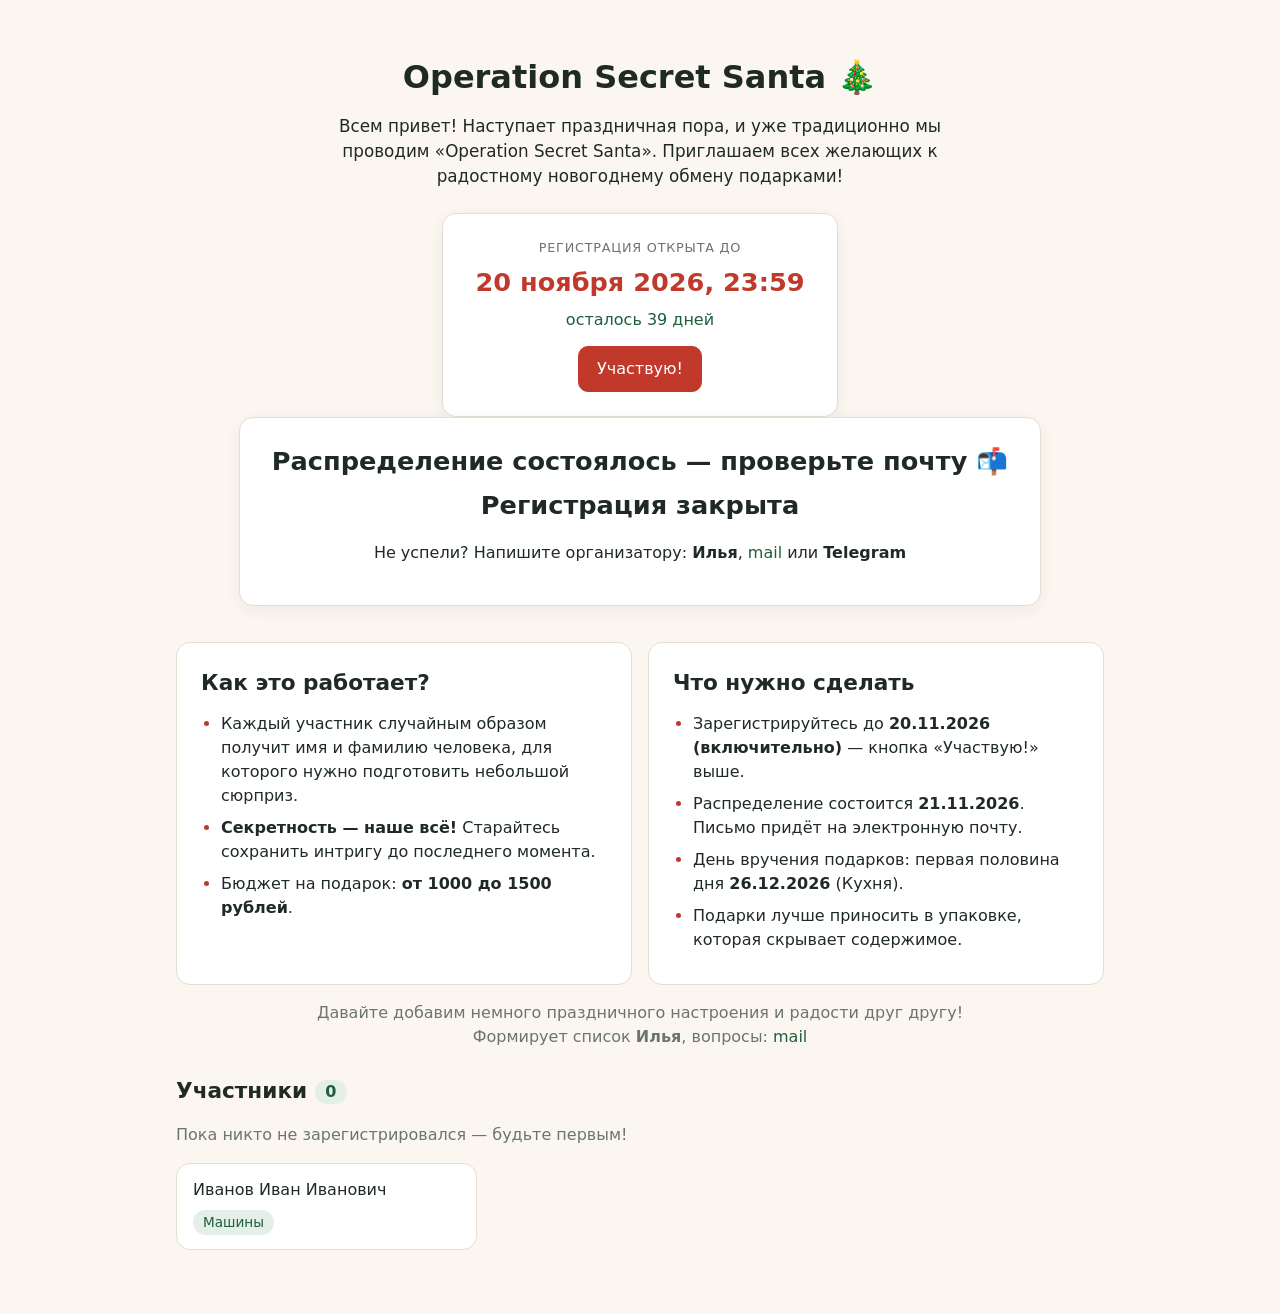
<file: src/main/resources/templates/index.html>
<!DOCTYPE html>
<html xmlns:th="http://www.thymeleaf.org" lang="ru">
<head th:replace="~{fragments :: head('Главная')}"><meta charset="UTF-8"><link rel="stylesheet" href="../static/css/style.css"></head>
<body>
<header th:replace="~{fragments :: header}"></header>

<main class="container">
    <section class="hero">
        <h1 th:text="${santa.eventName} + ' 🎄'">Operation Secret Santa 🎄</h1>
        <p class="lead">Всем привет! Наступает праздничная пора, и уже традиционно мы проводим
            «<span th:text="${santa.eventName}">Operation Secret Santa</span>».
            Приглашаем всех желающих к радостному новогоднему обмену подарками!</p>

        <div class="deadline" th:if="${open}">
            <div class="deadline-label">Регистрация открыта до</div>
            <div class="deadline-date" th:text="${deadline}">20 ноября 2026, 23:59</div>
            <div class="deadline-left" th:if="${timeLeft}" th:text="${timeLeft}">осталось 39 дней</div>
            <a class="btn btn-primary" th:href="@{/register}">Участвую!</a>
        </div>

        <div class="deadline closed" th:unless="${open}">
            <div class="deadline-date" th:if="${drawDone}">Распределение состоялось — проверьте почту 📬</div>
            <th:block th:unless="${drawDone}">
                <div class="deadline-date">Регистрация закрыта</div>
                <p>Не успели? Напишите организатору:
                    <b th:text="${santa.organizerName}">Илья</b>,
                    <a th:href="'mailto:' + ${santa.organizerEmail}" th:text="${santa.organizerEmail}">mail</a>
                    <th:block th:if="${santa.organizerContact}">
                        или <b th:text="${santa.organizerContact}">Telegram</b></th:block></p>
            </th:block>
        </div>
    </section>

    <div class="info-grid">
        <section class="panel">
            <h2>Как это работает?</h2>
            <ul class="steps">
                <li>Каждый участник случайным образом получит имя и фамилию человека,
                    для которого нужно подготовить небольшой сюрприз.</li>
                <li><b>Секретность — наше всё!</b> Старайтесь сохранить интригу до последнего момента.</li>
                <li>Бюджет на подарок: <b th:text="${santa.budgetText()}">от 1000 до 1500 рублей</b>.</li>
            </ul>
        </section>

        <section class="panel">
            <h2>Что нужно сделать</h2>
            <ul class="steps">
                <li>Зарегистрируйтесь до <b th:text="${deadlineShort}">20.11.2026 (включительно)</b> — кнопка «Участвую!» выше.</li>
                <li>Распределение состоится
                    <b th:text="${#temporals.format(santa.drawDate, 'dd.MM.yyyy')}">21.11.2026</b>.
                    Письмо придёт на электронную почту.</li>
                <li>День вручения подарков:
                    <th:block th:if="${santa.giftTime}" th:text="${santa.giftTime}">первая половина дня</th:block>
                    <b th:text="${#temporals.format(santa.giftDate, 'dd.MM.yyyy')}">26.12.2026</b>
                    (<span th:text="${santa.giftPlace}">Кухня</span>).</li>
                <li>Подарки лучше приносить в упаковке, которая скрывает содержимое.</li>
            </ul>
        </section>
    </div>

    <p class="center muted">Давайте добавим немного праздничного настроения и радости друг другу!<br>
        Формирует список <b th:text="${santa.organizerName}">Илья</b>, вопросы:
        <a th:href="'mailto:' + ${santa.organizerEmail}" th:text="${santa.organizerEmail}">mail</a></p>

    <section>
        <h2>Участники <span class="count" th:text="${participants.size()}">0</span></h2>
        <p class="muted" th:if="${participants.isEmpty()}">Пока никто не зарегистрировался — будьте первым!</p>
        <ul class="cards">
            <li class="card" th:each="p : ${participants}">
                <div class="card-name" th:text="${p.fullName}">Иванов Иван Иванович</div>
                <div class="chips small">
                    <span class="tag" th:each="i : ${p.interests}" th:text="${i}">Машины</span>
                </div>
            </li>
        </ul>
    </section>
</main>
</body>
</html>
</file>
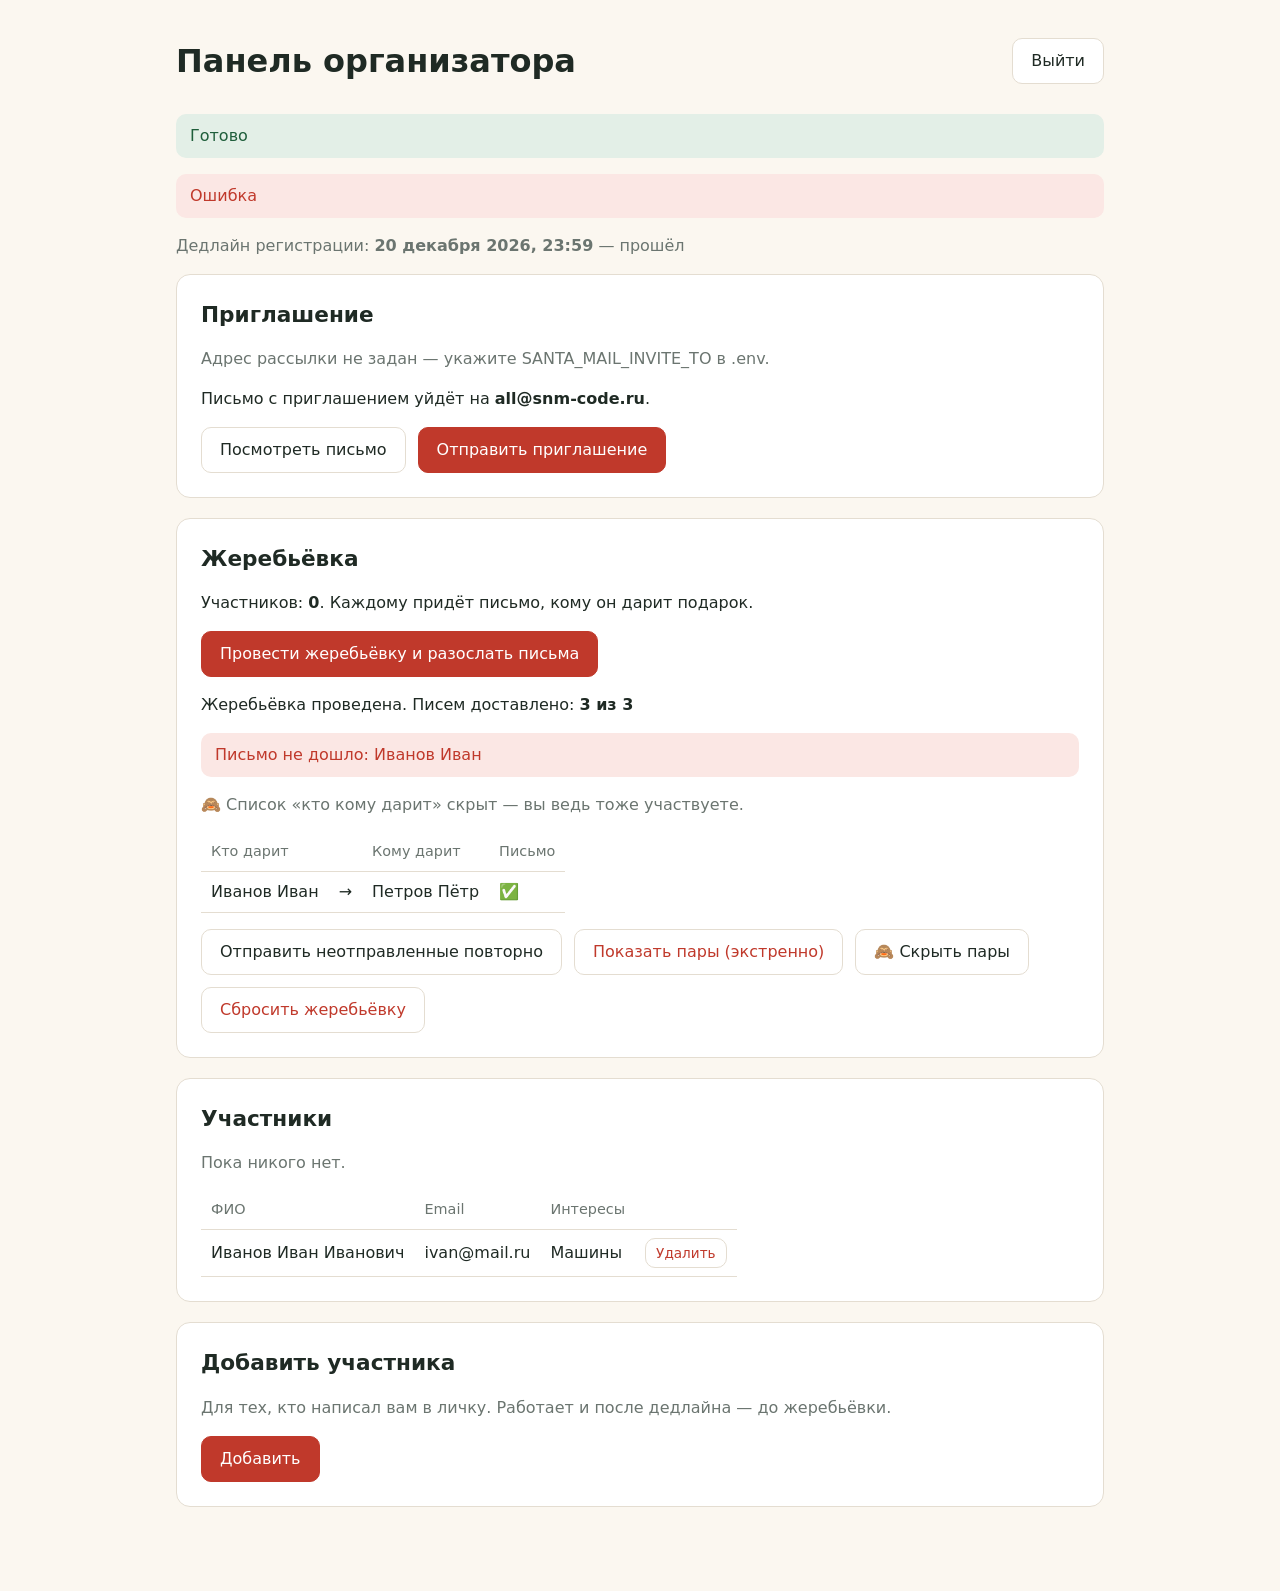
<file: src/main/resources/templates/admin.html>
<!DOCTYPE html>
<html xmlns:th="http://www.thymeleaf.org" lang="ru">
<head th:replace="~{fragments :: head('Организатор')}"><meta charset="UTF-8"><link rel="stylesheet" href="../static/css/style.css"></head>
<body>
<header th:replace="~{fragments :: header}"></header>

<main class="container">
    <div class="row-between">
        <h1>Панель организатора</h1>
        <form th:action="@{/logout}" method="post"><button class="btn" type="submit">Выйти</button></form>
    </div>

    <p class="alert alert-ok" th:if="${message}" th:text="${message}">Готово</p>
    <p class="alert alert-error" th:if="${error}" th:text="${error}">Ошибка</p>

    <p class="muted">
        Дедлайн регистрации: <b th:text="${deadline}">20 декабря 2026, 23:59</b>
        <span th:if="${deadlinePassed}"> — прошёл</span>
    </p>

    <!-- Приглашение -->
    <section class="panel" th:unless="${drawDone}">
        <h2>Приглашение</h2>
        <th:block th:if="${#strings.isEmpty(inviteTo)}">
            <p class="muted">Адрес рассылки не задан — укажите SANTA_MAIL_INVITE_TO в .env.</p>
        </th:block>
        <th:block th:unless="${#strings.isEmpty(inviteTo)}">
            <p>Письмо с приглашением уйдёт на <b th:text="${inviteTo}">all@snm-code.ru</b>.</p>
            <div class="actions">
                <a class="btn" th:href="@{/admin/invitation}" target="_blank">Посмотреть письмо</a>
                <form th:action="@{/admin/invitation}" method="post"
                      th:data-to="${inviteTo}"
                      onsubmit="return confirm('Отправить приглашение на ' + this.dataset.to + '?')">
                    <button type="submit" class="btn btn-primary">Отправить приглашение</button>
                </form>
            </div>
        </th:block>
    </section>

    <!-- Жеребьёвка -->
    <section class="panel">
        <h2>Жеребьёвка</h2>
        <th:block th:unless="${drawDone}">
            <p>Участников: <b th:text="${participants.size()}">0</b>. Каждому придёт письмо, кому он дарит подарок.</p>
            <form th:action="@{/admin/draw}" method="post"
                  onsubmit="return confirm('Провести жеребьёвку и разослать письма? Регистрация закроется.')">
                <button type="submit" class="btn btn-primary" th:disabled="${participants.size() < 2}">
                    Провести жеребьёвку и разослать письма
                </button>
            </form>
        </th:block>

        <th:block th:if="${drawDone}">
            <!-- Сводка без получателей: организатор тоже участвует и не должен случайно увидеть пары -->
            <p>Жеребьёвка проведена. Писем доставлено:
                <b th:text="${sentCount} + ' из ' + ${pairs.size()}">3 из 3</b></p>
            <th:block th:unless="${failed.isEmpty()}">
                <p class="alert alert-error">Письмо не дошло:
                    <span th:text="${#strings.listJoin(failed.![giver.fullName], ', ')}">Иванов Иван</span></p>
            </th:block>

            <p class="muted" th:unless="${reveal}">🙈 Список «кто кому дарит» скрыт — вы ведь тоже участвуете.</p>

            <table class="table" th:if="${reveal}">
                <thead><tr><th>Кто дарит</th><th></th><th>Кому дарит</th><th>Письмо</th></tr></thead>
                <tbody>
                <tr th:each="row : ${pairs}">
                    <td th:text="${row.giver.fullName}">Иванов Иван</td>
                    <td>→</td>
                    <td th:text="${row.receiver.fullName}">Петров Пётр</td>
                    <td th:text="${row.mailSent} ? '✅ отправлено' : '❌ не отправлено'">✅</td>
                </tr>
                </tbody>
            </table>

            <div class="actions">
                <form th:action="@{/admin/resend}" method="post">
                    <button type="submit" class="btn">Отправить неотправленные повторно</button>
                </form>
                <form th:unless="${reveal}" th:action="@{/admin}" method="get"
                      onsubmit="return confirm('Показать все пары, включая вашу? Используйте только в экстренном случае.')">
                    <input type="hidden" name="reveal" value="true">
                    <button type="submit" class="btn btn-danger">Показать пары (экстренно)</button>
                </form>
                <a th:if="${reveal}" class="btn" th:href="@{/admin}">🙈 Скрыть пары</a>
                <form th:action="@{/admin/reset}" method="post"
                      onsubmit="return confirm('Сбросить жеребьёвку? Пары будут удалены, письма уже ушли.')">
                    <button type="submit" class="btn btn-danger">Сбросить жеребьёвку</button>
                </form>
            </div>
        </th:block>
    </section>

    <!-- Участники -->
    <section class="panel">
        <h2>Участники</h2>
        <p class="muted" th:if="${participants.isEmpty()}">Пока никого нет.</p>
        <table class="table" th:unless="${participants.isEmpty()}">
            <thead><tr><th>ФИО</th><th>Email</th><th>Интересы</th><th></th></tr></thead>
            <tbody>
            <tr th:each="p : ${participants}">
                <td th:text="${p.fullName}">Иванов Иван Иванович</td>
                <td th:text="${p.email}">ivan@mail.ru</td>
                <td th:text="${#strings.listJoin(p.interests, ', ')}">Машины</td>
                <td>
                    <form th:unless="${drawDone}" th:action="@{/admin/participants/{id}/delete(id=${p.id})}"
                          method="post" onsubmit="return confirm('Удалить участника?')">
                        <button type="submit" class="btn btn-small btn-danger">Удалить</button>
                    </form>
                </td>
            </tr>
            </tbody>
        </table>
    </section>

    <!-- Добавить вручную -->
    <section class="panel" th:unless="${drawDone}">
        <h2>Добавить участника</h2>
        <p class="muted">Для тех, кто написал вам в личку. Работает и после дедлайна — до жеребьёвки.</p>
        <form th:action="@{/admin/participants}" th:object="${form}" method="post" novalidate>
            <th:block th:replace="~{fragments :: participantFields}"></th:block>
            <button type="submit" class="btn btn-primary">Добавить</button>
        </form>
    </section>
</main>
</body>
</html>
</file>
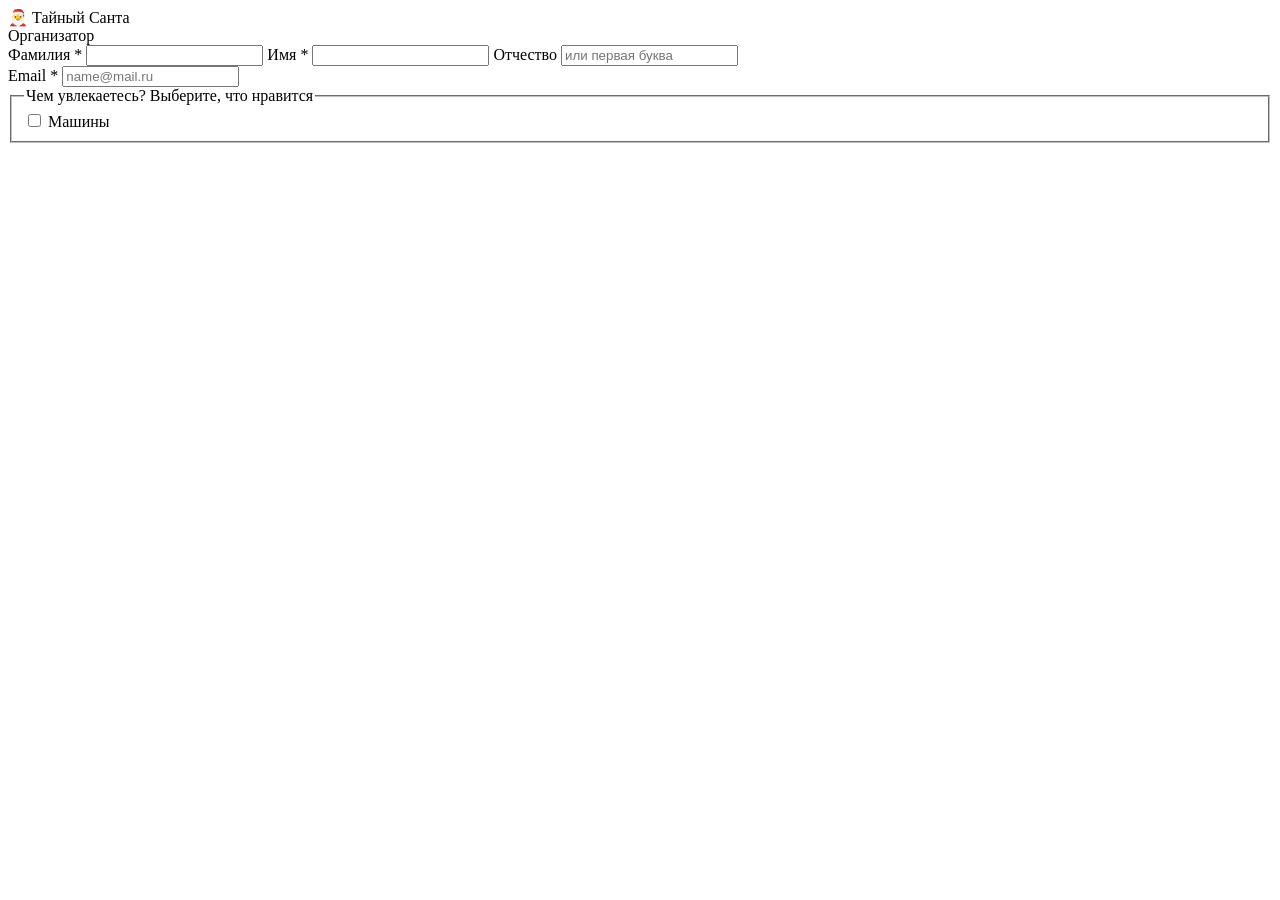
<file: src/main/resources/templates/fragments.html>
<!DOCTYPE html>
<html xmlns:th="http://www.thymeleaf.org" lang="ru">
<head th:fragment="head(title)">
    <meta charset="UTF-8">
    <meta name="viewport" content="width=device-width, initial-scale=1">
    <title th:text="${title} + ' · Тайный Санта'">Тайный Санта</title>
    <link rel="preconnect" href="https://fonts.googleapis.com">
    <link href="https://fonts.googleapis.com/css2?family=Rubik:wght@400;500;700&display=swap" rel="stylesheet">
    <link rel="stylesheet" th:href="@{/css/style.css}">
</head>
<body>

<header th:fragment="header" class="site-header">
    <a class="logo" th:href="@{/}">🎅 Тайный Санта</a>
    <nav>
        <a th:href="@{/admin}">Организатор</a>
    </nav>
</header>

<!-- Поля участника. Вставляется внутрь <form th:object="${form}">. -->
<th:block th:fragment="participantFields">
    <div class="grid-3">
        <label class="field">
            <span>Фамилия *</span>
            <input type="text" th:field="*{lastName}" maxlength="100" autocomplete="family-name"
                   th:classappend="${#fields.hasErrors('lastName')} ? 'invalid'">
            <small class="err" th:if="${#fields.hasErrors('lastName')}" th:errors="*{lastName}"></small>
        </label>
        <label class="field">
            <span>Имя *</span>
            <input type="text" th:field="*{firstName}" maxlength="100" autocomplete="given-name"
                   th:classappend="${#fields.hasErrors('firstName')} ? 'invalid'">
            <small class="err" th:if="${#fields.hasErrors('firstName')}" th:errors="*{firstName}"></small>
        </label>
        <label class="field">
            <span>Отчество</span>
            <input type="text" th:field="*{middleName}" maxlength="100" autocomplete="additional-name"
                   placeholder="или первая буква"
                   th:classappend="${#fields.hasErrors('middleName')} ? 'invalid'">
            <small class="err" th:if="${#fields.hasErrors('middleName')}" th:errors="*{middleName}"></small>
        </label>
    </div>

    <label class="field">
        <span>Email *</span>
        <input type="email" th:field="*{email}" autocomplete="email" placeholder="name@mail.ru"
               th:classappend="${#fields.hasErrors('email')} ? 'invalid'">
        <small class="err" th:if="${#fields.hasErrors('email')}" th:errors="*{email}"></small>
    </label>

    <fieldset class="field">
        <legend>Чем увлекаетесь? Выберите, что нравится</legend>
        <div class="chips">
            <label class="chip" th:each="interest : ${allInterests}">
                <input type="checkbox" name="interests" th:value="${interest}"
                       th:checked="${form.interests.contains(interest)}">
                <span th:text="${interest}">Машины</span>
            </label>
        </div>
    </fieldset>
</th:block>

</body>
</html>
</file>
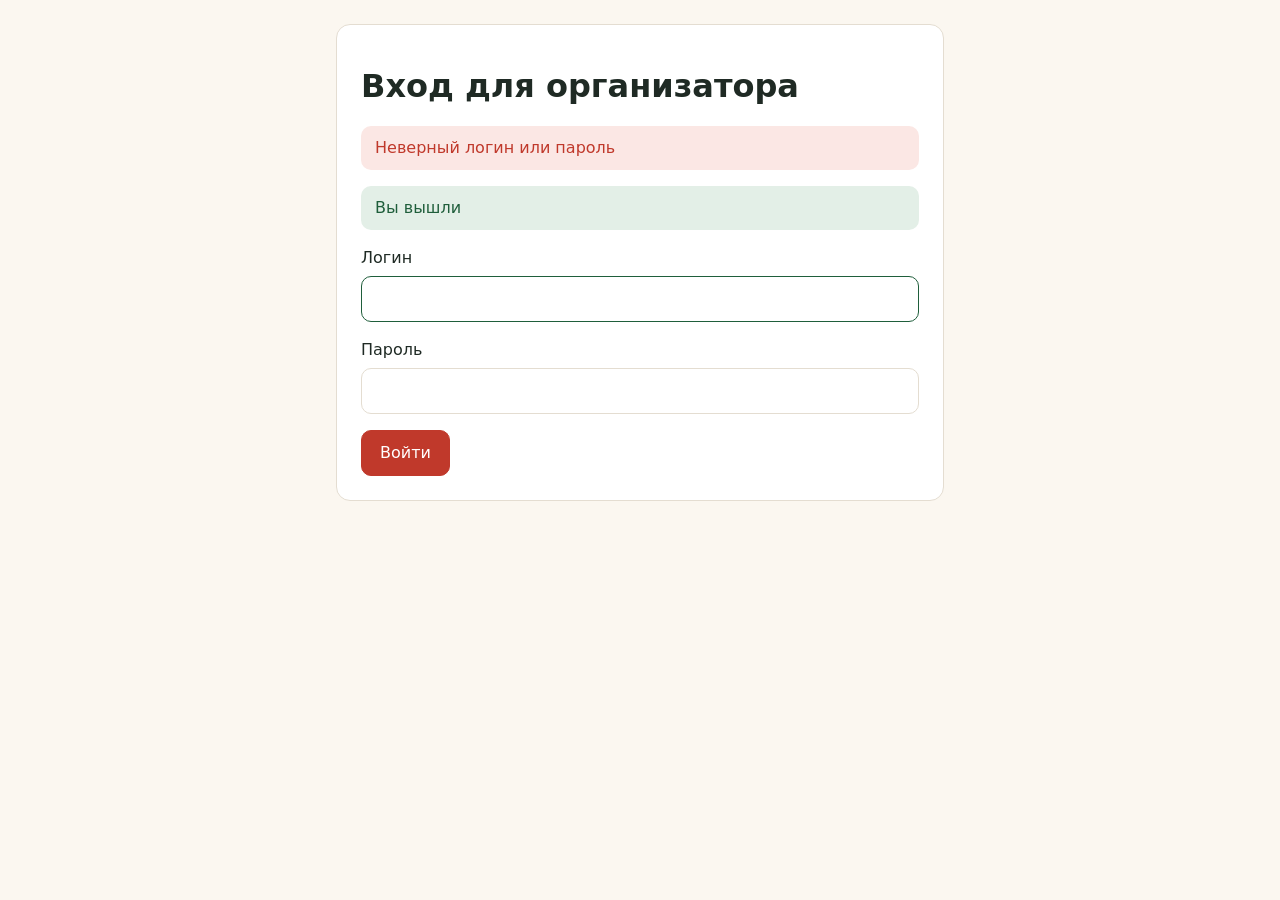
<file: src/main/resources/templates/login.html>
<!DOCTYPE html>
<html xmlns:th="http://www.thymeleaf.org" lang="ru">
<head th:replace="~{fragments :: head('Вход')}"><meta charset="UTF-8"><link rel="stylesheet" href="../static/css/style.css"></head>
<body>
<header th:replace="~{fragments :: header}"></header>

<main class="container narrow">
    <form class="panel" th:action="@{/login}" method="post">
        <h1>Вход для организатора</h1>
        <p class="alert alert-error" th:if="${param.error}">Неверный логин или пароль</p>
        <p class="alert alert-ok" th:if="${param.logout}">Вы вышли</p>
        <label class="field"><span>Логин</span>
            <input type="text" name="username" autocomplete="username" autofocus></label>
        <label class="field"><span>Пароль</span>
            <input type="password" name="password" autocomplete="current-password"></label>
        <button type="submit" class="btn btn-primary">Войти</button>
    </form>
</main>
</body>
</html>
</file>
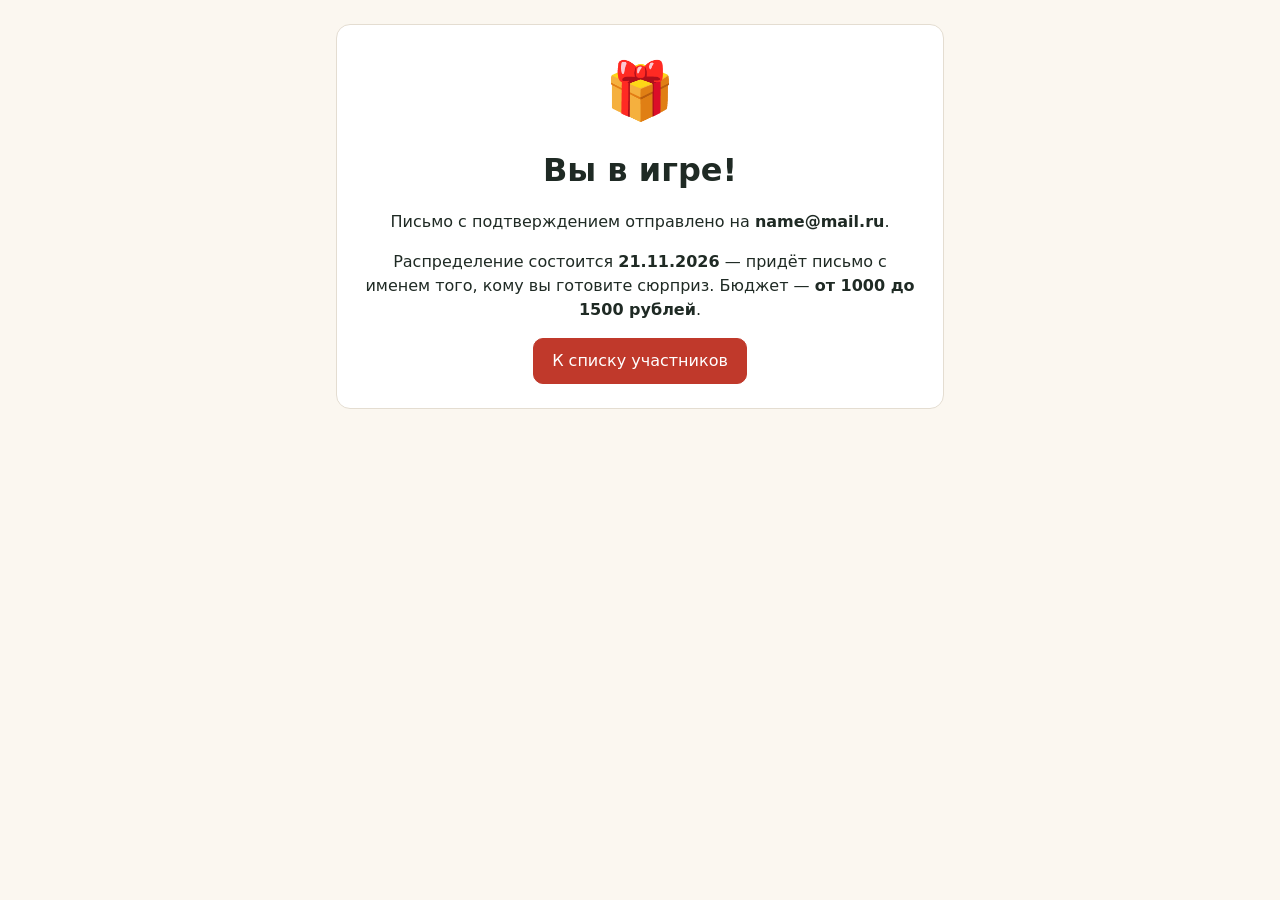
<file: src/main/resources/templates/register-done.html>
<!DOCTYPE html>
<html xmlns:th="http://www.thymeleaf.org" lang="ru">
<head th:replace="~{fragments :: head('Готово')}"><meta charset="UTF-8"><link rel="stylesheet" href="../static/css/style.css"></head>
<body>
<header th:replace="~{fragments :: header}"></header>

<main class="container narrow">
    <div class="panel center">
        <div class="big-emoji">🎁</div>
        <h1>Вы в игре!</h1>
        <p th:if="${email}">Письмо с подтверждением отправлено на <b th:text="${email}">name@mail.ru</b>.</p>
        <p>Распределение состоится
            <b th:text="${#temporals.format(santa.drawDate, 'dd.MM.yyyy')}">21.11.2026</b> —
            придёт письмо с именем того, кому вы готовите сюрприз.
            Бюджет — <b th:text="${santa.budgetText()}">от 1000 до 1500 рублей</b>.</p>
        <a class="btn btn-primary" th:href="@{/}">К списку участников</a>
    </div>
</main>
</body>
</html>
</file>
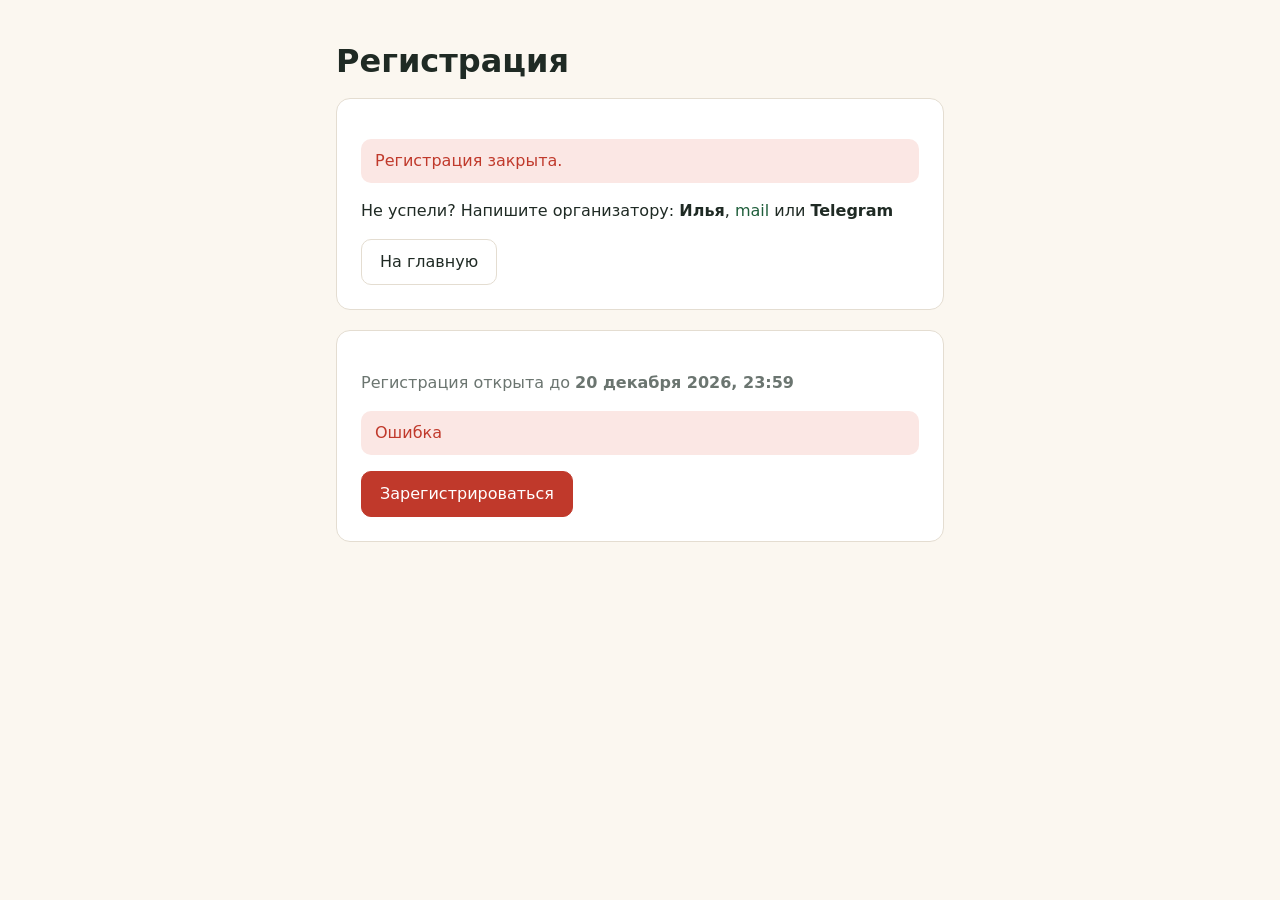
<file: src/main/resources/templates/register.html>
<!DOCTYPE html>
<html xmlns:th="http://www.thymeleaf.org" lang="ru">
<head th:replace="~{fragments :: head('Регистрация')}"><meta charset="UTF-8"><link rel="stylesheet" href="../static/css/style.css"></head>
<body>
<header th:replace="~{fragments :: header}"></header>

<main class="container narrow">
    <h1>Регистрация</h1>

    <div th:unless="${open}" class="panel">
        <p class="alert alert-error">Регистрация закрыта.</p>
        <p th:unless="${drawDone}">Не успели? Напишите организатору:
            <b th:text="${santa.organizerName}">Илья</b>,
            <a th:href="'mailto:' + ${santa.organizerEmail}" th:text="${santa.organizerEmail}">mail</a>
            <th:block th:if="${santa.organizerContact}">
                или <b th:text="${santa.organizerContact}">Telegram</b></th:block></p>
        <a class="btn" th:href="@{/}">На главную</a>
    </div>

    <form th:if="${open}" class="panel" th:action="@{/register}" th:object="${form}" method="post" novalidate>
        <p class="muted">Регистрация открыта до <b th:text="${deadline}">20 декабря 2026, 23:59</b></p>
        <p class="alert alert-error" th:if="${error}" th:text="${error}">Ошибка</p>
        <th:block th:replace="~{fragments :: participantFields}"></th:block>
        <button type="submit" class="btn btn-primary">Зарегистрироваться</button>
    </form>
</main>
</body>
</html>
</file>
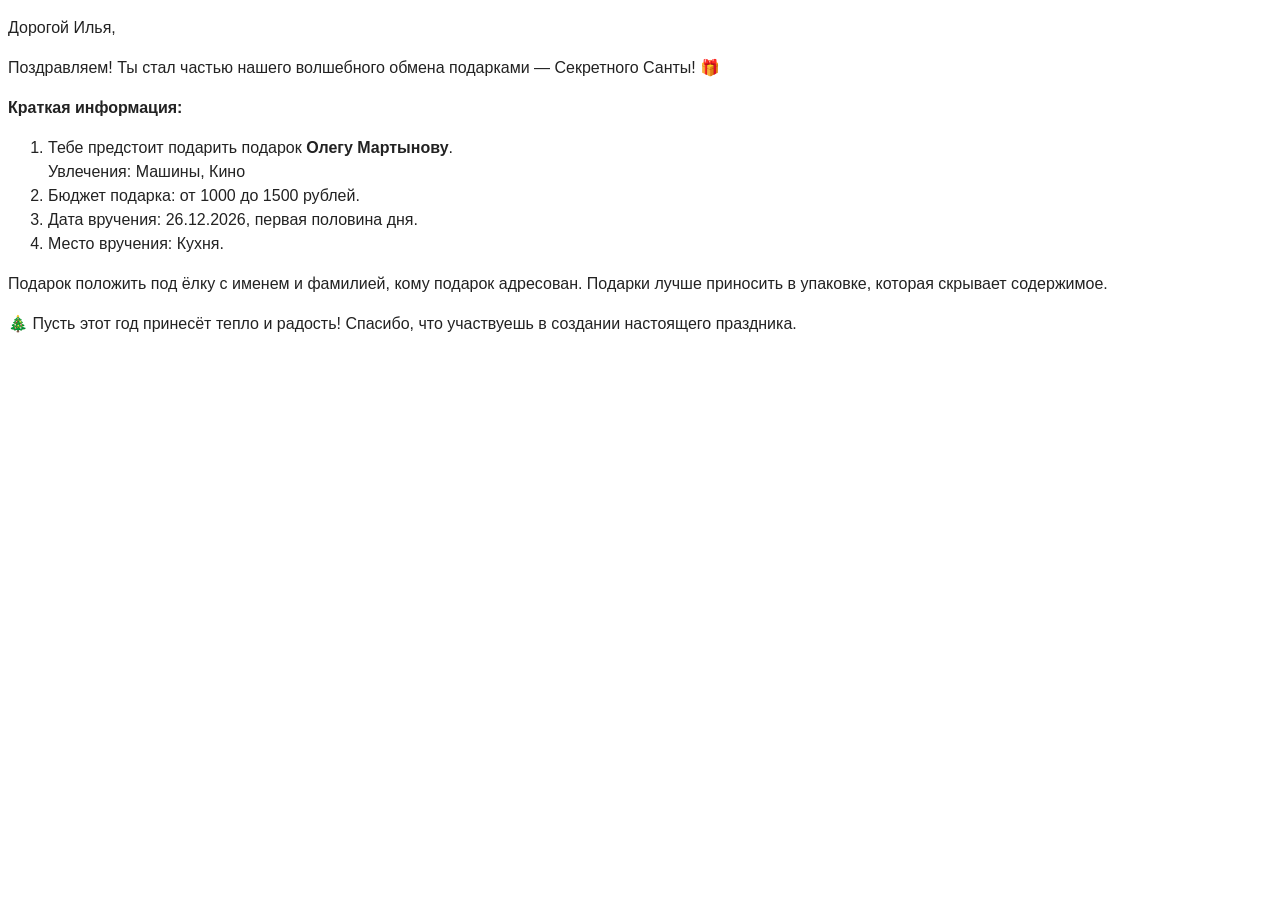
<file: src/main/resources/templates/mail/assignment.html>
<!DOCTYPE html>
<html xmlns:th="http://www.thymeleaf.org" lang="ru">
<head><meta charset="UTF-8"></head>
<body style="font-family: Arial, sans-serif; color: #222; line-height: 1.5;">
<p><span th:text="${greeting}">Дорогой Илья</span>,</p>
<p>Поздравляем! <span th:text="${joined}">Ты стал частью</span> нашего волшебного обмена подарками — Секретного Санты! 🎁</p>

<p><b>Краткая информация:</b></p>
<ol>
    <li>Тебе предстоит подарить подарок <b th:text="${receiverDative}">Олегу Мартынову</b>.
        <span th:if="${!receiver.interests.isEmpty()}"><br>Увлечения:
            <span th:text="${#strings.listJoin(receiver.interests, ', ')}">Машины, Кино</span></span></li>
    <li>Бюджет подарка: <span th:text="${santa.budgetText()}">от 1000 до 1500 рублей</span>.</li>
    <li>Дата вручения: <span th:text="${#temporals.format(santa.giftDate, 'dd.MM.yyyy')
            + (santa.giftTime != null ? ', ' + santa.giftTime : '')}">26.12.2026, первая половина дня</span>.</li>
    <li>Место вручения: <span th:text="${santa.giftPlace}">Кухня</span>.</li>
</ol>
<p>Подарок положить под ёлку с именем и фамилией, кому подарок адресован.
    Подарки лучше приносить в упаковке, которая скрывает содержимое.</p>

<p>🎄 Пусть этот год принесёт тепло и радость! Спасибо, что участвуешь в создании настоящего праздника.</p>

<th:block th:replace="~{mail/footer :: footer}"></th:block>
</body>
</html>
</file>
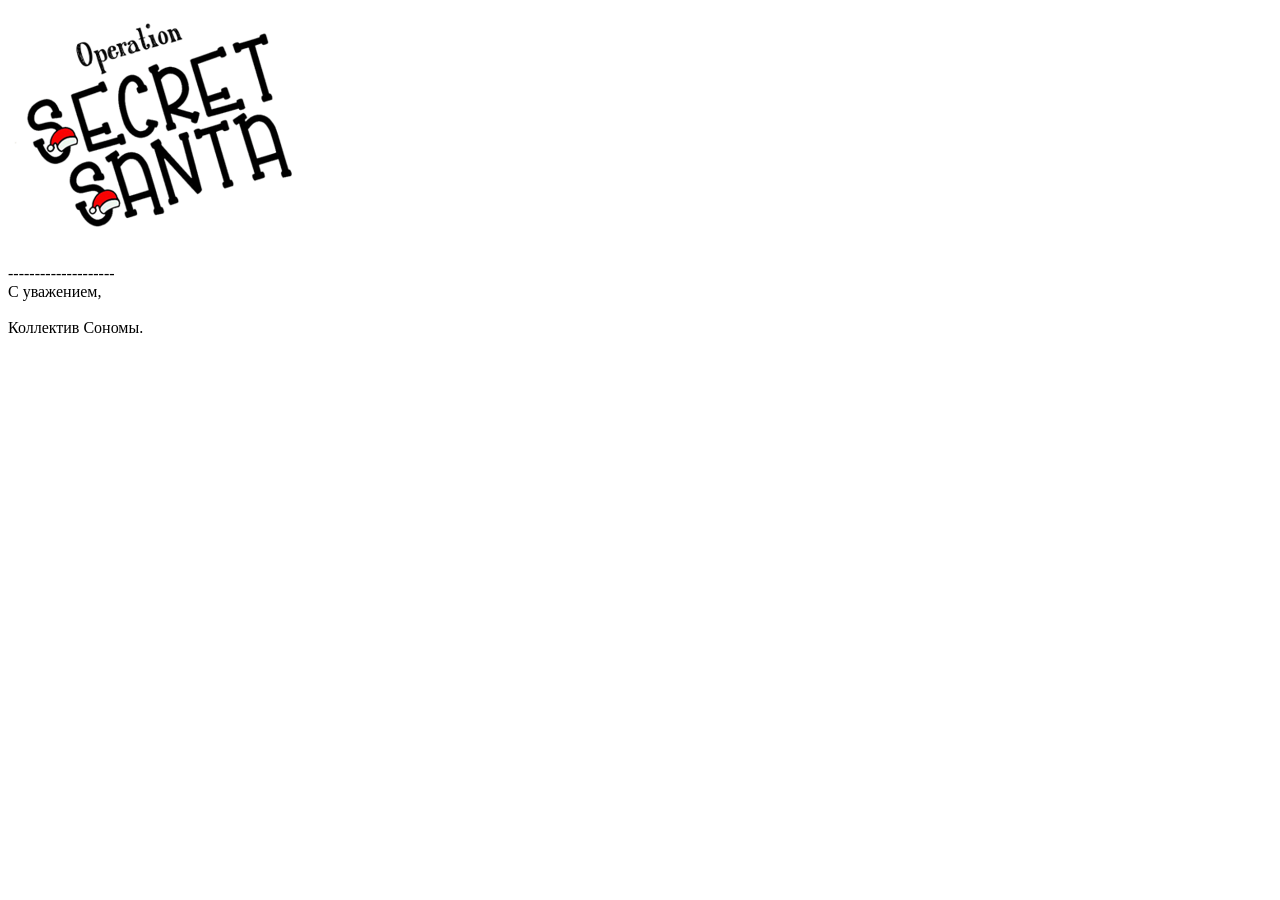
<file: src/main/resources/templates/mail/footer.html>
<!DOCTYPE html>
<html xmlns:th="http://www.thymeleaf.org" lang="ru">
<body>
<!-- Концовка всех писем: логотип и подпись.
     logoSrc — cid:вложение в письме или URL в предпросмотре -->
<th:block th:fragment="footer">
<p><img th:src="${logoSrc}" src="../../static/img/operation-secret-santa.png"
        alt="Operation Secret Santa" width="300" style="display: block; max-width: 100%; height: auto;"></p>

<p>--------------------<br>
    С уважением,<br><br>
    Коллектив Сономы.</p>
</th:block>
</body>
</html>
</file>
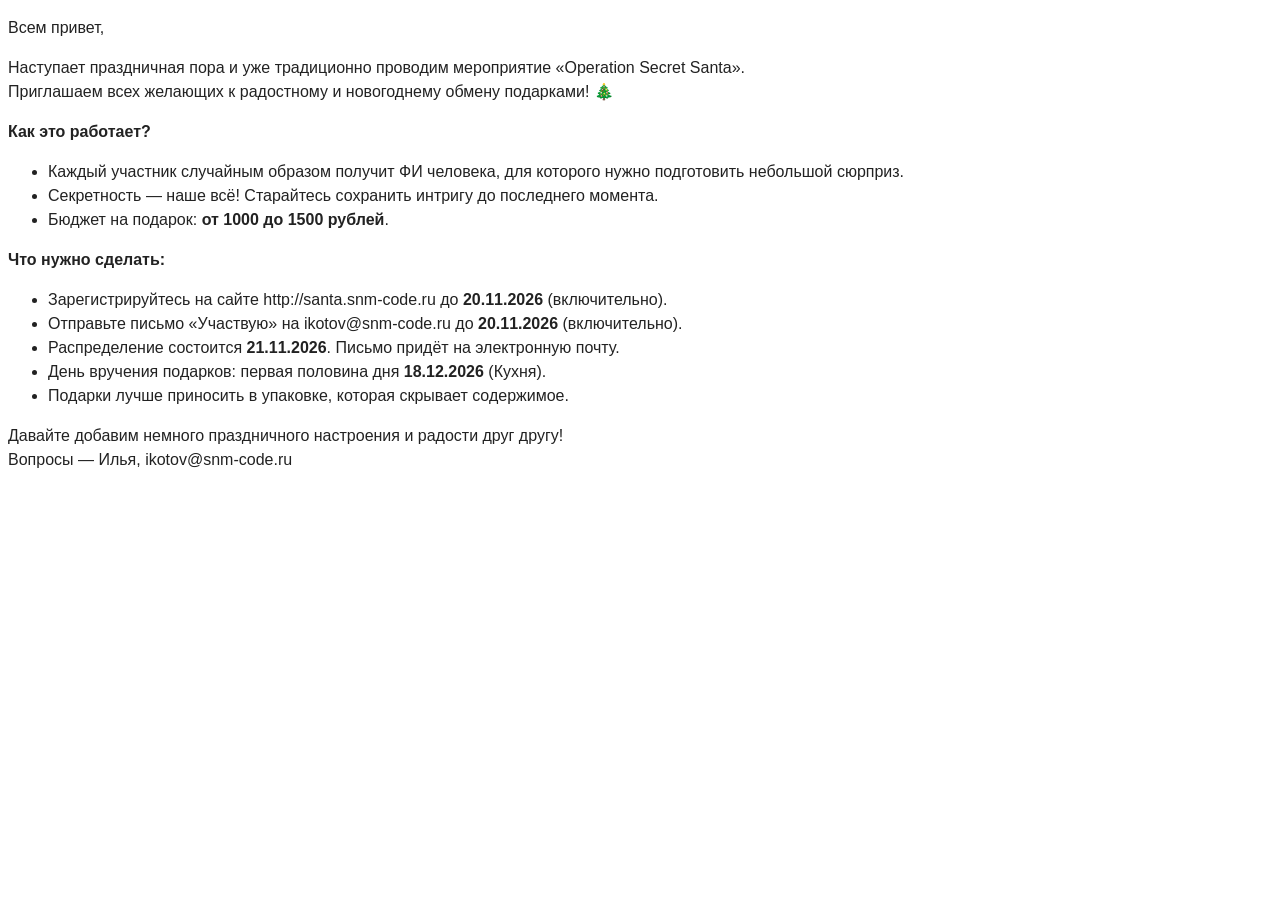
<file: src/main/resources/templates/mail/invitation.html>
<!DOCTYPE html>
<html xmlns:th="http://www.thymeleaf.org" lang="ru">
<head><meta charset="UTF-8"></head>
<body style="font-family: Arial, sans-serif; color: #222; line-height: 1.5;">
<p>Всем привет,</p>
<p>Наступает праздничная пора и уже традиционно проводим мероприятие
    «<span th:text="${santa.eventName}">Operation Secret Santa</span>».<br>
    Приглашаем всех желающих к радостному и новогоднему обмену подарками! 🎄</p>

<p><b>Как это работает?</b></p>
<ul>
    <li>Каждый участник случайным образом получит ФИ человека, для которого нужно подготовить небольшой сюрприз.</li>
    <li>Секретность — наше всё! Старайтесь сохранить интригу до последнего момента.</li>
    <li>Бюджет на подарок: <b th:text="${santa.budgetText()}">от 1000 до 1500 рублей</b>.</li>
</ul>

<p><b>Что нужно сделать:</b></p>
<ul>
    <li th:if="${!#strings.isEmpty(santa.siteUrl)}">Зарегистрируйтесь на сайте
        <a th:href="${santa.siteUrl}" th:text="${santa.siteUrl}">http://santa.snm-code.ru</a> до
        <b th:text="${#temporals.format(santa.registrationDeadline, 'dd.MM.yyyy')}">20.11.2026</b> (включительно).</li>
    <li th:if="${#strings.isEmpty(santa.siteUrl)}">Отправьте письмо «Участвую» на
        <a th:href="'mailto:' + ${santa.organizerEmail}" th:text="${santa.organizerEmail}">ikotov@snm-code.ru</a> до
        <b th:text="${#temporals.format(santa.registrationDeadline, 'dd.MM.yyyy')}">20.11.2026</b> (включительно).</li>
    <li>Распределение состоится <b th:text="${#temporals.format(santa.drawDate, 'dd.MM.yyyy')}">21.11.2026</b>.
        Письмо придёт на электронную почту.</li>
    <li>День вручения подарков: <span th:if="${santa.giftTime}" th:text="${santa.giftTime} + ' '">первая половина дня </span><b
            th:text="${#temporals.format(santa.giftDate, 'dd.MM.yyyy')}">18.12.2026</b>
        (<span th:text="${santa.giftPlace}">Кухня</span>).</li>
    <li>Подарки лучше приносить в упаковке, которая скрывает содержимое.</li>
</ul>

<p>Давайте добавим немного праздничного настроения и радости друг другу!<br>
    Вопросы — <span th:text="${santa.organizerName}">Илья</span>,
    <a th:href="'mailto:' + ${santa.organizerEmail}" th:text="${santa.organizerEmail}">ikotov@snm-code.ru</a></p>

<th:block th:replace="~{mail/footer :: footer}"></th:block>
</body>
</html>
</file>
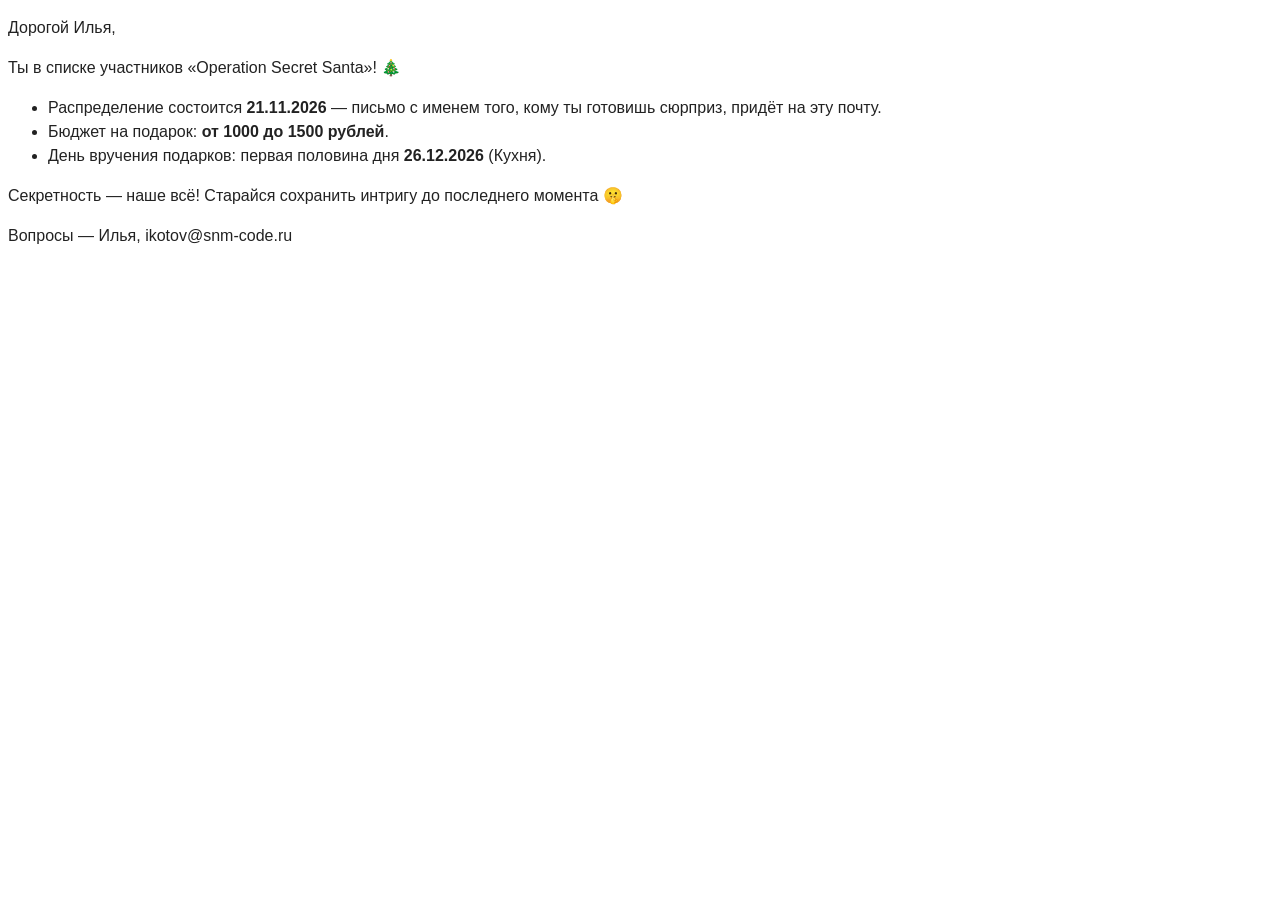
<file: src/main/resources/templates/mail/registered.html>
<!DOCTYPE html>
<html xmlns:th="http://www.thymeleaf.org" lang="ru">
<head><meta charset="UTF-8"></head>
<body style="font-family: Arial, sans-serif; color: #222; line-height: 1.5;">
<p><span th:text="${greeting}">Дорогой Илья</span>,</p>
<p>Ты в списке участников «<span th:text="${santa.eventName}">Operation Secret Santa</span>»! 🎄</p>
<ul>
    <li>Распределение состоится <b th:text="${#temporals.format(santa.drawDate, 'dd.MM.yyyy')}">21.11.2026</b> —
        письмо с именем того, кому ты готовишь сюрприз, придёт на эту почту.</li>
    <li>Бюджет на подарок: <b th:text="${santa.budgetText()}">от 1000 до 1500 рублей</b>.</li>
    <li>День вручения подарков: <span th:if="${santa.giftTime}" th:text="${santa.giftTime} + ' '">первая половина дня </span><b
            th:text="${#temporals.format(santa.giftDate, 'dd.MM.yyyy')}">26.12.2026</b>
        (<span th:text="${santa.giftPlace}">Кухня</span>).</li>
</ul>
<p>Секретность — наше всё! Старайся сохранить интригу до последнего момента 🤫</p>
<p>Вопросы — <span th:text="${santa.organizerName}">Илья</span>,
    <a th:href="'mailto:' + ${santa.organizerEmail}" th:text="${santa.organizerEmail}">ikotov@snm-code.ru</a></p>

<th:block th:replace="~{mail/footer :: footer}"></th:block>
</body>
</html>
</file>
<file: src/main/resources/static/css/style.css>
:root {
    --bg: #fbf7f0;
    --surface: #ffffff;
    --text: #1f2a24;
    --muted: #6b7570;
    --border: #e4ddd1;
    --green: #1f5e3b;
    --green-soft: #e3efe7;
    --red: #c0392b;
    --red-soft: #fbe7e4;
    --radius: 14px;
}

* { box-sizing: border-box; }

body {
    margin: 0;
    background: var(--bg);
    color: var(--text);
    font-family: "Rubik", system-ui, -apple-system, "Segoe UI", Roboto, sans-serif;
    line-height: 1.5;
}

a { color: var(--green); }

.site-header {
    display: flex;
    justify-content: space-between;
    align-items: center;
    padding: 14px 24px;
    background: var(--green);
}
.site-header a { color: #fff; text-decoration: none; }
.logo { font-weight: 700; font-size: 1.2rem; }

.container { max-width: 960px; margin: 0 auto; padding: 24px 16px 64px; }
.container.narrow { max-width: 640px; }

h1 { font-size: 2rem; margin: 0.4em 0; }
h2 { font-size: 1.35rem; margin: 1.2em 0 0.6em; }
.muted { color: var(--muted); }
.center { text-align: center; }
.big-emoji { font-size: 3.5rem; }

/* Главная */
.hero { text-align: center; padding: 16px 0 8px; }
.lead { max-width: 640px; margin: 0 auto 24px; font-size: 1.05rem; }

.info-grid { display: grid; grid-template-columns: 1fr 1fr; gap: 16px; margin-top: 28px; }
@media (max-width: 760px) { .info-grid { grid-template-columns: 1fr; } }
.info-grid .panel { margin-bottom: 0; }
.steps { margin: 0; padding-left: 20px; }
.steps li { margin-bottom: 8px; }
.steps li::marker { color: var(--red); }

.deadline {
    display: inline-flex;
    flex-direction: column;
    align-items: center;
    gap: 6px;
    padding: 24px 32px;
    background: var(--surface);
    border: 1px solid var(--border);
    border-radius: var(--radius);
    box-shadow: 0 4px 16px rgba(31, 42, 36, 0.06);
}
.deadline-label { color: var(--muted); text-transform: uppercase; letter-spacing: .06em; font-size: .8rem; }
.deadline-date { font-size: 1.6rem; font-weight: 700; color: var(--red); }
.deadline-left { color: var(--green); font-weight: 500; margin-bottom: 8px; }
.deadline.closed .deadline-date { color: var(--text); }

.count {
    display: inline-block;
    min-width: 2em;
    padding: 0 8px;
    border-radius: 999px;
    background: var(--green-soft);
    color: var(--green);
    font-size: 1rem;
    text-align: center;
    vertical-align: middle;
}

.cards {
    list-style: none;
    margin: 0;
    padding: 0;
    display: grid;
    grid-template-columns: repeat(auto-fill, minmax(240px, 1fr));
    gap: 12px;
}
.card {
    background: var(--surface);
    border: 1px solid var(--border);
    border-radius: var(--radius);
    padding: 14px 16px;
}
.card-name { font-weight: 500; margin-bottom: 8px; }

/* Кружочки-интересы */
.chips { display: flex; flex-wrap: wrap; gap: 8px; }
.chips.small { gap: 6px; }

.tag {
    padding: 2px 10px;
    border-radius: 999px;
    background: var(--green-soft);
    color: var(--green);
    font-size: .85rem;
}

.chip { position: relative; cursor: pointer; }
.chip input { position: absolute; opacity: 0; width: 1px; height: 1px; }
.chip span {
    display: inline-block;
    padding: 8px 16px;
    border: 1.5px solid var(--border);
    border-radius: 999px;
    background: var(--surface);
    user-select: none;
    transition: background .15s, border-color .15s, color .15s;
}
.chip:hover span { border-color: var(--green); }
.chip input:checked + span {
    background: var(--green);
    border-color: var(--green);
    color: #fff;
}
.chip input:checked + span::before { content: "✓ "; }
.chip input:focus-visible + span { outline: 3px solid var(--red); outline-offset: 2px; }

/* Формы */
.panel {
    background: var(--surface);
    border: 1px solid var(--border);
    border-radius: var(--radius);
    padding: 24px;
    margin-bottom: 20px;
}
.panel h2 { margin-top: 0; }

.field { display: block; margin: 0 0 16px; border: 0; padding: 0; }
.field > span, .field > legend { display: block; font-weight: 500; margin-bottom: 6px; }
.field input, .field textarea {
    width: 100%;
    padding: 10px 12px;
    border: 1.5px solid var(--border);
    border-radius: 10px;
    font: inherit;
    background: #fff;
}
.field input:focus, .field textarea:focus { outline: none; border-color: var(--green); }
.field .invalid { border-color: var(--red); }
.err { color: var(--red); }

.grid-3 { display: grid; grid-template-columns: repeat(3, 1fr); gap: 0 12px; }
@media (max-width: 640px) {
    .grid-3 { grid-template-columns: 1fr; }
    .deadline { padding: 20px; width: 100%; }
}

.btn {
    display: inline-block;
    padding: 10px 18px;
    border: 1.5px solid var(--border);
    border-radius: 10px;
    background: var(--surface);
    color: var(--text);
    font: inherit;
    font-weight: 500;
    text-decoration: none;
    cursor: pointer;
}
.btn:hover { border-color: var(--green); }
.btn:disabled { opacity: .5; cursor: not-allowed; }
.btn-primary { background: var(--red); border-color: var(--red); color: #fff; }
.btn-primary:hover { background: #a93226; border-color: #a93226; }
.btn-danger { color: var(--red); }
.btn-danger:hover { border-color: var(--red); }
.btn-small { padding: 4px 10px; font-size: .85rem; }

.alert { padding: 10px 14px; border-radius: 10px; }
.alert-error { background: var(--red-soft); color: var(--red); }
.alert-ok { background: var(--green-soft); color: var(--green); }

.row-between { display: flex; justify-content: space-between; align-items: center; gap: 12px; }
.actions { display: flex; flex-wrap: wrap; gap: 12px; margin-top: 16px; }

.table { width: 100%; border-collapse: collapse; display: block; overflow-x: auto; }
.table th, .table td { text-align: left; padding: 8px 10px; border-bottom: 1px solid var(--border); }
.table th { color: var(--muted); font-weight: 500; font-size: .9rem; }
</file>
